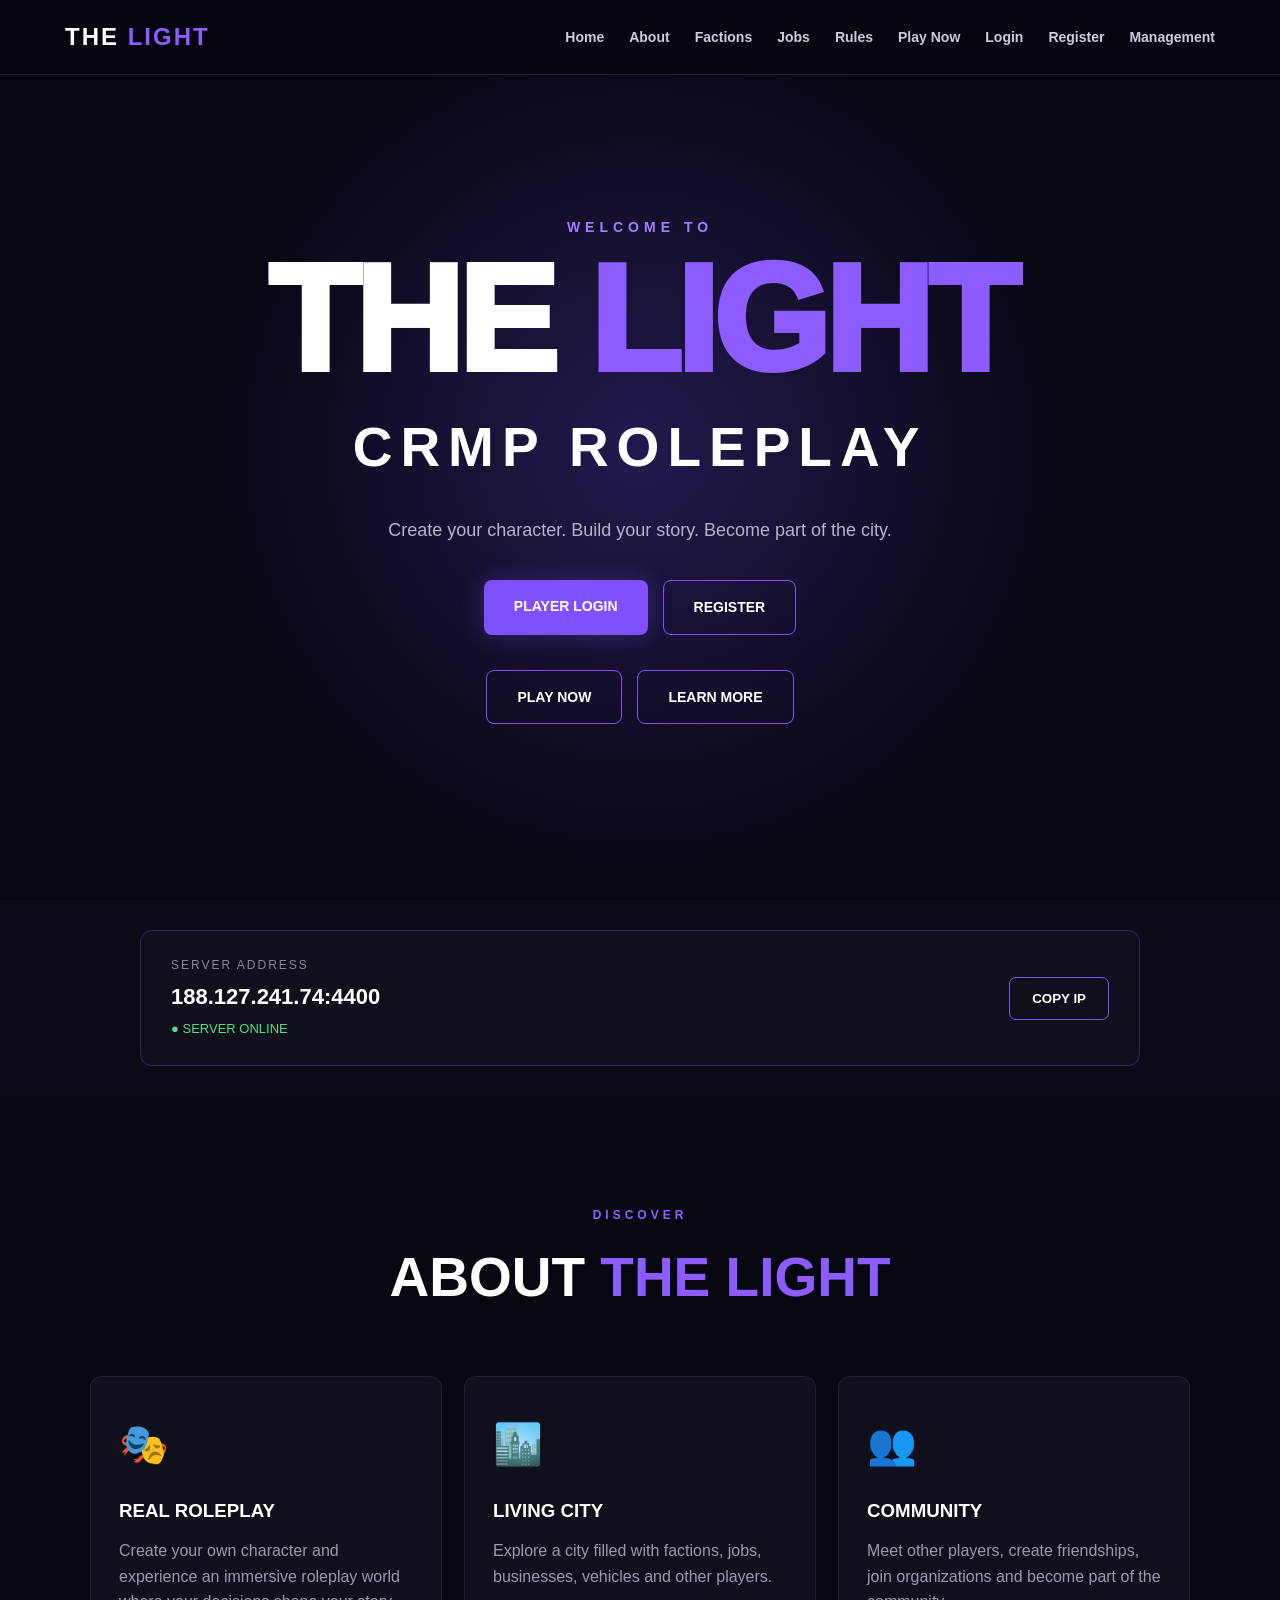
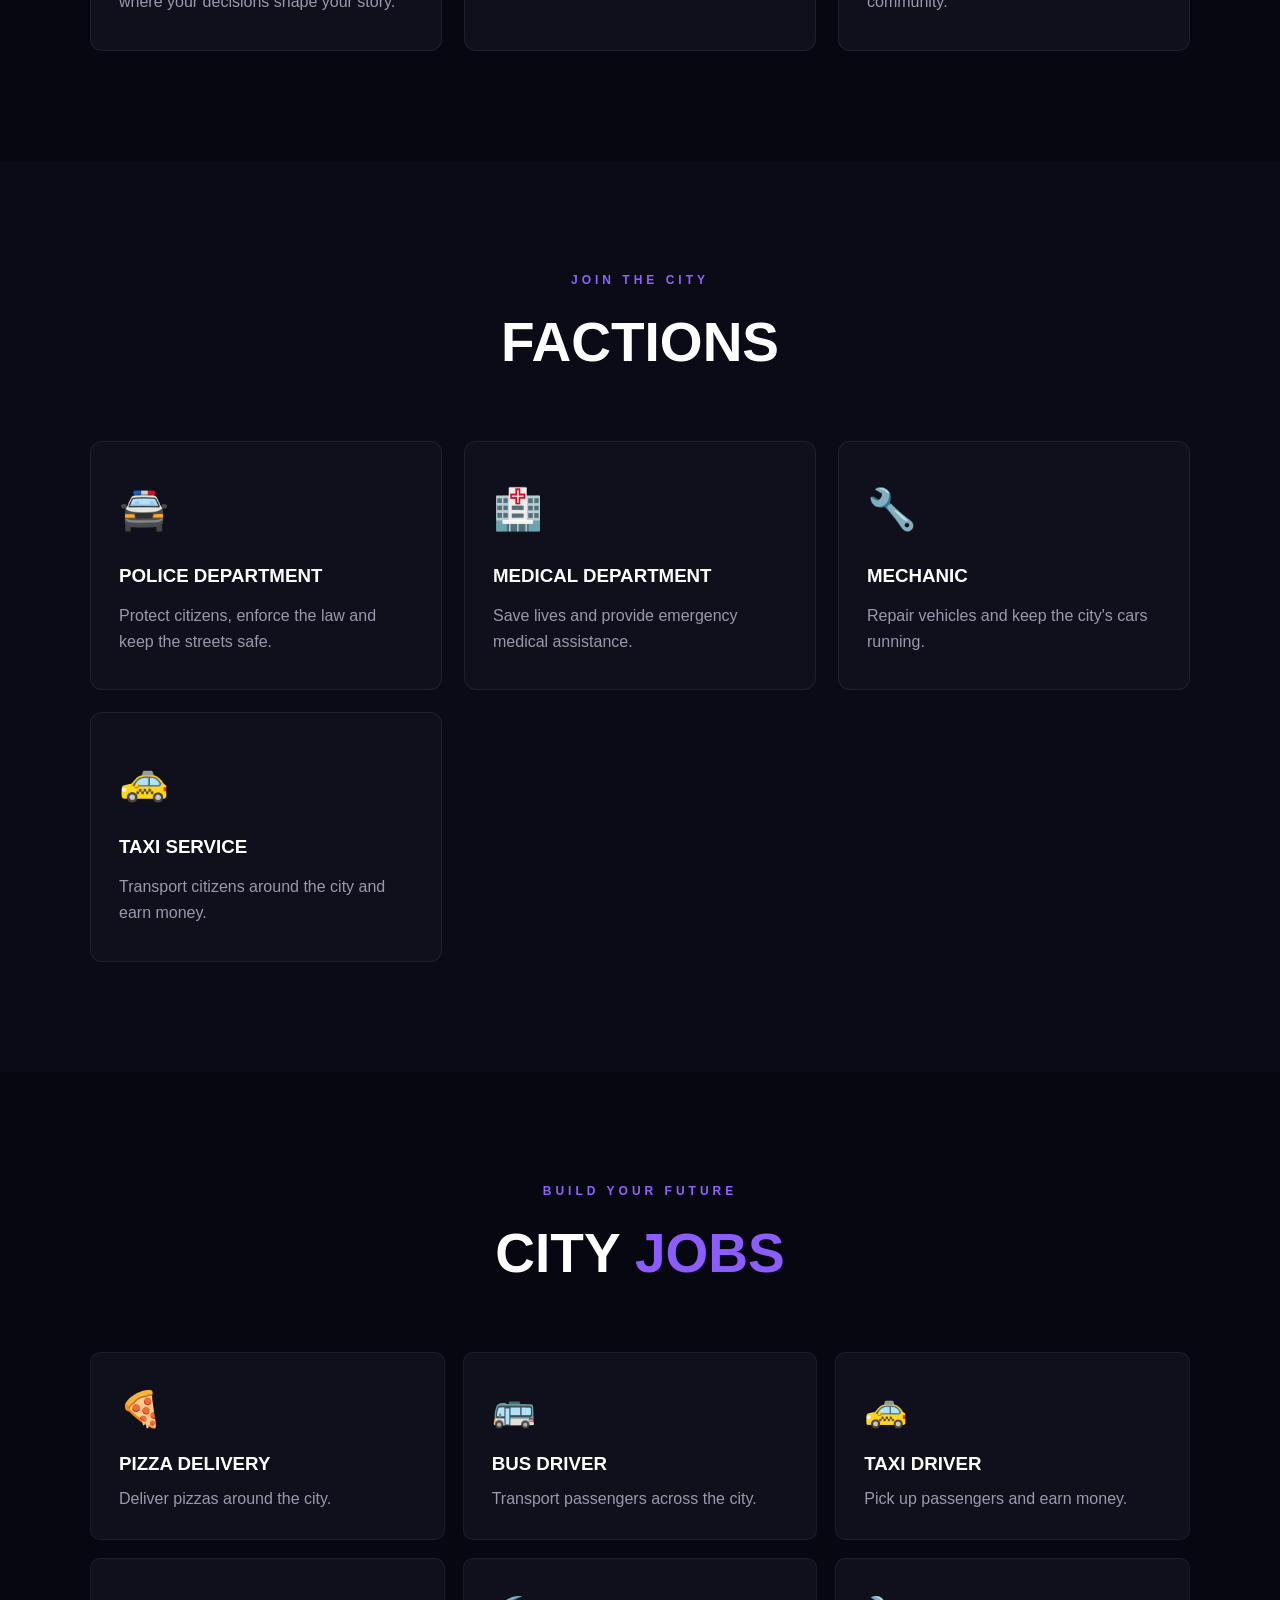
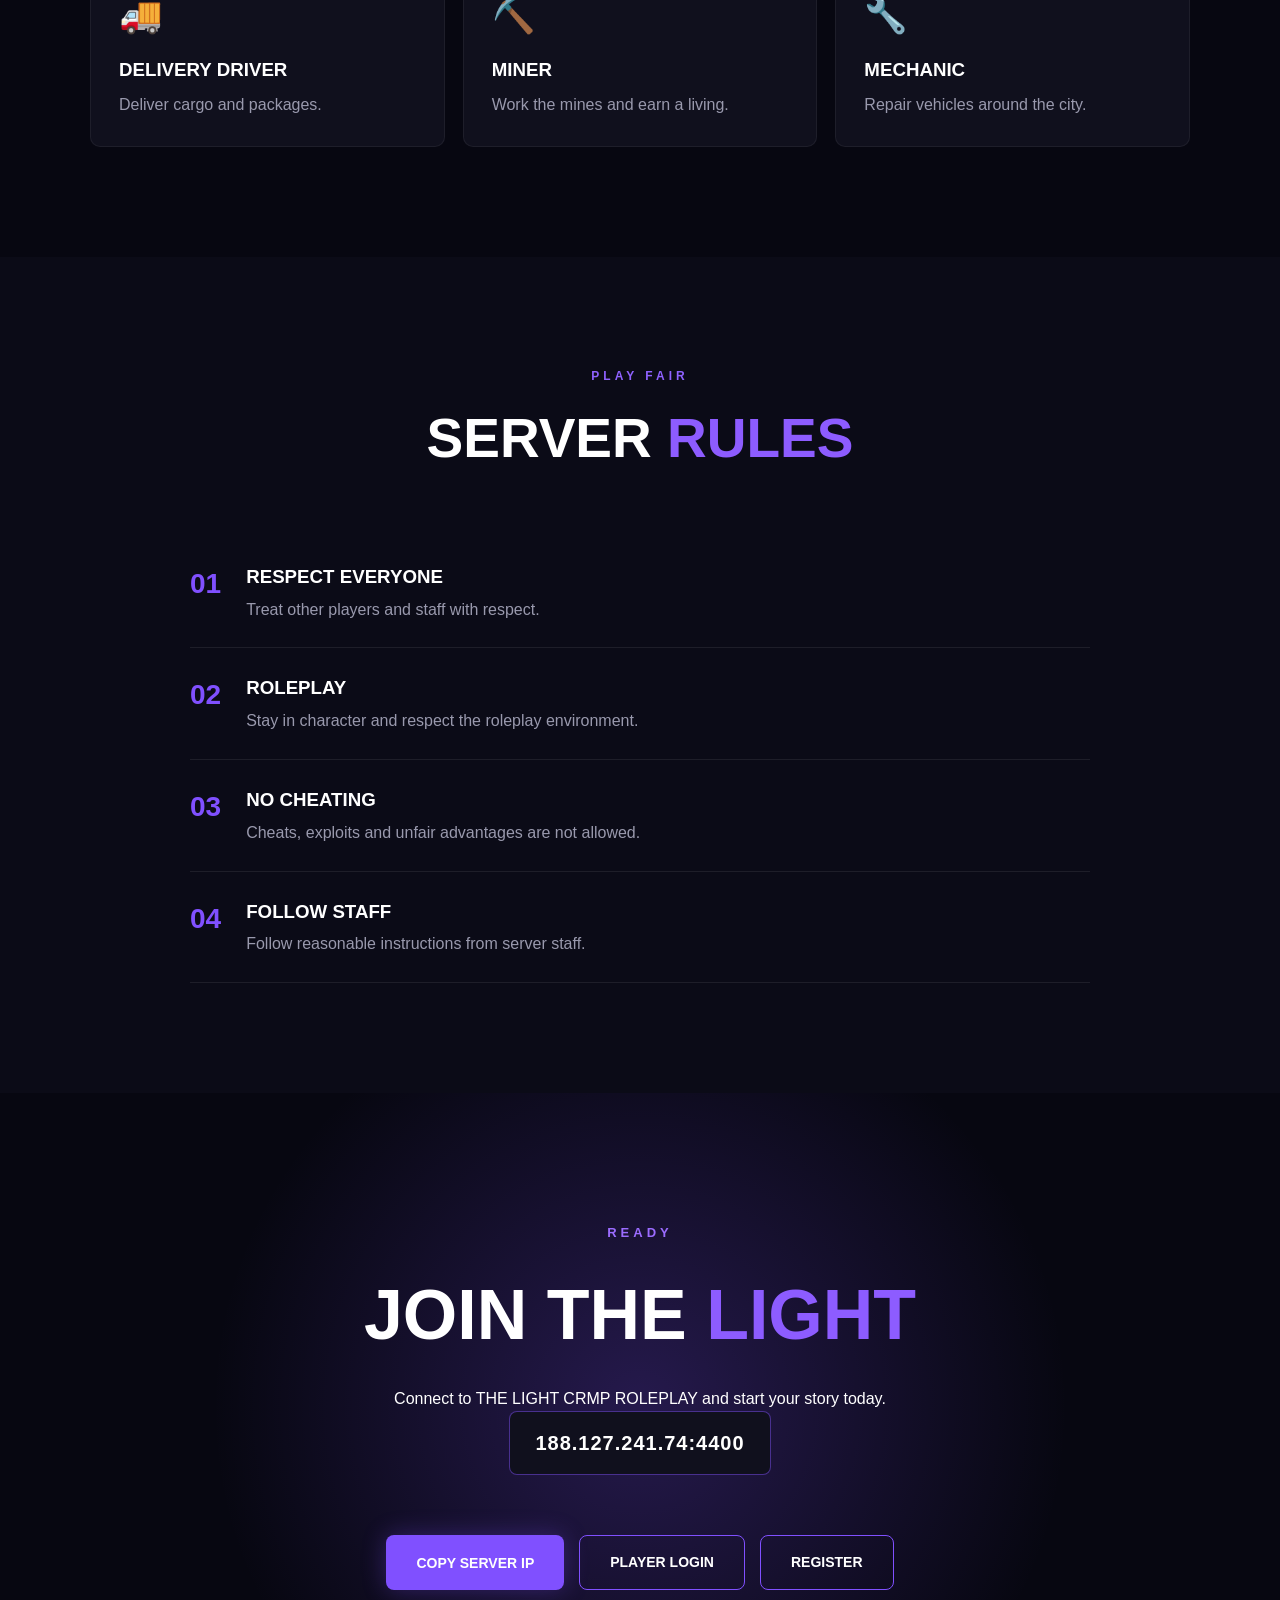
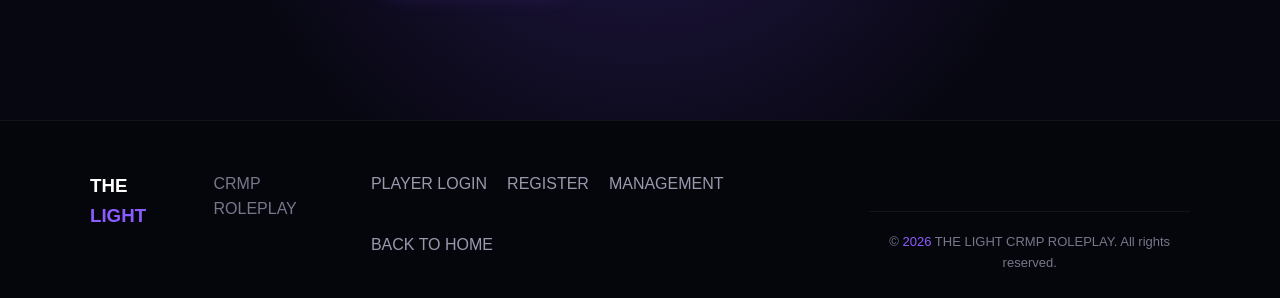
<file: index.html>
<!DOCTYPE html>
<html lang="en">
<head>

    <meta charset="UTF-8">

    <meta
        name="viewport"
        content="width=device-width, initial-scale=1.0"
    >

    <title>THE LIGHT | CRMP ROLEPLAY</title>

    <meta
        name="description"
        content="THE LIGHT CRMP ROLEPLAY Official Website"
    >

    <link rel="stylesheet" href="./style.css">

</head>

<body>


    <!-- ================= NAVIGATION ================= -->

    <header class="navbar">

        <div class="nav-container">

            <a href="#home" class="logo">
                THE <span>LIGHT</span>
            </a>


            <nav>

                <a href="#home">
                    Home
                </a>

                <a href="#about">
                    About
                </a>

                <a href="#factions">
                    Factions
                </a>

                <a href="#jobs">
                    Jobs
                </a>

                <a href="#rules">
                    Rules
                </a>

                <a href="#play">
                    Play Now
                </a>


                <!-- PLAYER ACCOUNT -->

                <a href="./login.html">
                    Login
                </a>

                <a href="./register.html">
                    Register
                </a>


                <!-- MANAGEMENT -->

                <a href="./management.html">
                    Management
                </a>

            </nav>

        </div>

    </header>



    <!-- ================= HOME ================= -->

    <section id="home" class="hero">

        <div class="hero-content">

            <p class="hero-small">
                WELCOME TO
            </p>

            <h1>
                THE <span>LIGHT</span>
            </h1>

            <h2>
                CRMP ROLEPLAY
            </h2>

            <p class="hero-text">
                Create your character.
                Build your story.
                Become part of the city.
            </p>


            <!-- LOGIN / REGISTER FIRST -->

            <div class="hero-buttons">

                <a
                    href="./login.html"
                    class="btn primary-btn"
                >
                    PLAYER LOGIN
                </a>

                <a
                    href="./register.html"
                    class="btn secondary-btn"
                >
                    REGISTER
                </a>

            </div>


            <div class="hero-buttons">

                <a
                    href="#play"
                    class="btn secondary-btn"
                >
                    PLAY NOW
                </a>

                <a
                    href="#about"
                    class="btn secondary-btn"
                >
                    LEARN MORE
                </a>

            </div>

        </div>

    </section>



    <!-- ================= SERVER ================= -->

    <section class="server-section">

        <div class="server-card">

            <div>

                <p class="server-label">
                    SERVER ADDRESS
                </p>

                <h3 id="serverIP">
                    188.127.241.74:4400
                </h3>

                <p class="online">
                    ● SERVER ONLINE
                </p>

            </div>


            <button
                class="copy-btn"
                id="copyIPButton"
            >
                COPY IP
            </button>

        </div>

    </section>



    <!-- ================= ABOUT ================= -->

    <section id="about" class="section">

        <div class="section-title">

            <p>
                DISCOVER
            </p>

            <h2>
                ABOUT <span>THE LIGHT</span>
            </h2>

        </div>


        <div class="cards">

            <div class="info-card">

                <div class="card-icon">
                    🎭
                </div>

                <h3>
                    REAL ROLEPLAY
                </h3>

                <p>
                    Create your own character and
                    experience an immersive roleplay
                    world where your decisions shape
                    your story.
                </p>

            </div>


            <div class="info-card">

                <div class="card-icon">
                    🏙️
                </div>

                <h3>
                    LIVING CITY
                </h3>

                <p>
                    Explore a city filled with factions,
                    jobs, businesses, vehicles and
                    other players.
                </p>

            </div>


            <div class="info-card">

                <div class="card-icon">
                    👥
                </div>

                <h3>
                    COMMUNITY
                </h3>

                <p>
                    Meet other players, create
                    friendships, join organizations
                    and become part of the community.
                </p>

            </div>

        </div>

    </section>



    <!-- ================= FACTIONS ================= -->

    <section
        id="factions"
        class="section dark-section"
    >

        <div class="section-title">

            <p>
                JOIN THE CITY
            </p>

            <h2>
                FACTIONS
            </h2>

        </div>


        <div class="cards">

            <div class="feature-card">

                <div class="feature-icon">
                    🚔
                </div>

                <h3>
                    POLICE DEPARTMENT
                </h3>

                <p>
                    Protect citizens, enforce the law
                    and keep the streets safe.
                </p>

            </div>


            <div class="feature-card">

                <div class="feature-icon">
                    🏥
                </div>

                <h3>
                    MEDICAL DEPARTMENT
                </h3>

                <p>
                    Save lives and provide emergency
                    medical assistance.
                </p>

            </div>


            <div class="feature-card">

                <div class="feature-icon">
                    🔧
                </div>

                <h3>
                    MECHANIC
                </h3>

                <p>
                    Repair vehicles and keep the city's
                    cars running.
                </p>

            </div>


            <div class="feature-card">

                <div class="feature-icon">
                    🚕
                </div>

                <h3>
                    TAXI SERVICE
                </h3>

                <p>
                    Transport citizens around the city
                    and earn money.
                </p>

            </div>

        </div>

    </section>



    <!-- ================= JOBS ================= -->

    <section id="jobs" class="section">

        <div class="section-title">

            <p>
                BUILD YOUR FUTURE
            </p>

            <h2>
                CITY <span>JOBS</span>
            </h2>

        </div>


        <div class="jobs-grid">

            <div class="job-card">
                <span>🍕</span>

                <h3>
                    PIZZA DELIVERY
                </h3>

                <p>
                    Deliver pizzas around the city.
                </p>
            </div>


            <div class="job-card">
                <span>🚌</span>

                <h3>
                    BUS DRIVER
                </h3>

                <p>
                    Transport passengers across the city.
                </p>
            </div>


            <div class="job-card">
                <span>🚕</span>

                <h3>
                    TAXI DRIVER
                </h3>

                <p>
                    Pick up passengers and earn money.
                </p>
            </div>


            <div class="job-card">
                <span>🚚</span>

                <h3>
                    DELIVERY DRIVER
                </h3>

                <p>
                    Deliver cargo and packages.
                </p>
            </div>


            <div class="job-card">
                <span>⛏️</span>

                <h3>
                    MINER
                </h3>

                <p>
                    Work the mines and earn a living.
                </p>
            </div>


            <div class="job-card">
                <span>🔧</span>

                <h3>
                    MECHANIC
                </h3>

                <p>
                    Repair vehicles around the city.
                </p>
            </div>

        </div>

    </section>



    <!-- ================= RULES ================= -->

    <section
        id="rules"
        class="section dark-section"
    >

        <div class="section-title">

            <p>
                PLAY FAIR
            </p>

            <h2>
                SERVER <span>RULES</span>
            </h2>

        </div>


        <div class="rules-box">

            <div class="rule">

                <strong>
                    01
                </strong>

                <div>

                    <h3>
                        RESPECT EVERYONE
                    </h3>

                    <p>
                        Treat other players and staff
                        with respect.
                    </p>

                </div>

            </div>


            <div class="rule">

                <strong>
                    02
                </strong>

                <div>

                    <h3>
                        ROLEPLAY
                    </h3>

                    <p>
                        Stay in character and respect
                        the roleplay environment.
                    </p>

                </div>

            </div>


            <div class="rule">

                <strong>
                    03
                </strong>

                <div>

                    <h3>
                        NO CHEATING
                    </h3>

                    <p>
                        Cheats, exploits and unfair
                        advantages are not allowed.
                    </p>

                </div>

            </div>


            <div class="rule">

                <strong>
                    04
                </strong>

                <div>

                    <h3>
                        FOLLOW STAFF
                    </h3>

                    <p>
                        Follow reasonable instructions
                        from server staff.
                    </p>

                </div>

            </div>

        </div>

    </section>



    <!-- ================= PLAY NOW ================= -->

    <section
        id="play"
        class="play-section"
    >

        <div class="play-content">

            <p>
                READY
            </p>

            <h2>
                JOIN THE <span>LIGHT</span>
            </h2>

            <p>
                Connect to THE LIGHT CRMP ROLEPLAY
                and start your story today.
            </p>


            <div class="big-ip">
                188.127.241.74:4400
            </div>


            <div class="hero-buttons">

                <button
                    class="btn primary-btn"
                    id="copyIPButton2"
                >
                    COPY SERVER IP
                </button>


                <a
                    href="./login.html"
                    class="btn secondary-btn"
                >
                    PLAYER LOGIN
                </a>


                <a
                    href="./register.html"
                    class="btn secondary-btn"
                >
                    REGISTER
                </a>

            </div>

        </div>

    </section>



    <!-- ================= FOOTER ================= -->

    <footer class="footer">

        <div class="footer-content">

            <h3>
                THE <span>LIGHT</span>
            </h3>

            <p>
                CRMP ROLEPLAY
            </p>


            <div class="footer-links">

                <a href="./login.html">
                    PLAYER LOGIN
                </a>

                <a href="./register.html">
                    REGISTER
                </a>

                <a href="./management.html">
                    MANAGEMENT
                </a>

                <a href="#home">
                    BACK TO HOME
                </a>

            </div>


            <p class="copyright">

                ©
                <span id="currentYear"></span>

                THE LIGHT CRMP ROLEPLAY.

                All rights reserved.

            </p>

        </div>

    </footer>



    <!-- ================= JAVASCRIPT ================= -->

    <script src="./script.js"></script>

</body>
  </html>
</file>
<file: style.css>
/* ========================================
   THE LIGHT | CRMP ROLEPLAY
   MAIN WEBSITE CSS
======================================== */


/* ================= RESET ================= */

* {
    margin: 0;
    padding: 0;
    box-sizing: border-box;
}


html {
    scroll-behavior: smooth;
}


body {
    font-family: Arial, Helvetica, sans-serif;

    background: #070711;

    color: #ffffff;

    line-height: 1.6;
}


a {
    text-decoration: none;
    color: inherit;
}


button {
    font-family: inherit;
}


/* ================= NAVIGATION ================= */

.navbar {
    position: fixed;

    top: 0;
    left: 0;

    width: 100%;

    z-index: 1000;

    background: rgba(7, 7, 17, 0.92);

    border-bottom: 1px solid rgba(120, 80, 255, 0.2);

    backdrop-filter: blur(12px);
}


.nav-container {
    max-width: 1200px;

    margin: auto;

    padding: 18px 25px;

    display: flex;

    align-items: center;

    justify-content: space-between;
}


.logo {
    font-size: 24px;

    font-weight: 900;

    letter-spacing: 2px;
}


.logo span,
h1 span,
h2 span,
.footer-content span {
    color: #8d5cff;
}


nav {
    display: flex;

    gap: 25px;
}


nav a {
    font-size: 14px;

    font-weight: bold;

    color: #ccccdd;

    transition: 0.3s;
}


nav a:hover {
    color: #9a6cff;
}


/* ================= HERO ================= */

.hero {
    min-height: 100vh;

    display: flex;

    align-items: center;

    justify-content: center;

    text-align: center;

    padding: 120px 20px 80px;

    background:
        radial-gradient(
            circle at center,
            rgba(101, 65, 220, 0.3),
            transparent 55%
        ),
        #070711;
}


.hero-content {
    max-width: 850px;
}


.hero-small {
    color: #a67cff;

    font-size: 14px;

    font-weight: bold;

    letter-spacing: 5px;

    margin-bottom: 15px;
}


.hero h1 {
    font-size: clamp(65px, 13vw, 150px);

    line-height: 0.9;

    font-weight: 1000;

    letter-spacing: -5px;
}


.hero h2 {
    margin-top: 15px;

    font-size: clamp(25px, 5vw, 55px);

    letter-spacing: 8px;
}


.hero-text {
    max-width: 600px;

    margin: 25px auto;

    color: #b5b5c8;

    font-size: 18px;
}


.hero-buttons {
    margin-top: 35px;

    display: flex;

    justify-content: center;

    gap: 15px;

    flex-wrap: wrap;
}


/* ================= BUTTONS ================= */

.btn {
    display: inline-block;

    padding: 15px 30px;

    border-radius: 8px;

    font-weight: bold;

    font-size: 14px;

    border: none;

    cursor: pointer;

    transition: 0.3s;
}


.primary-btn {
    background: #8050ff;

    color: #ffffff;

    box-shadow:
        0 0 25px rgba(128, 80, 255, 0.3);
}


.primary-btn:hover {
    transform: translateY(-3px);

    box-shadow:
        0 10px 35px rgba(128, 80, 255, 0.5);
}


.secondary-btn {
    border: 1px solid #8050ff;

    color: #ffffff;
}


.secondary-btn:hover {
    background: #8050ff;
}


/* ================= SERVER ================= */

.server-section {
    padding: 30px 20px;

    background: #0b0b17;
}


.server-card {
    max-width: 1000px;

    margin: auto;

    padding: 25px 30px;

    display: flex;

    align-items: center;

    justify-content: space-between;

    gap: 20px;

    border: 1px solid rgba(128, 80, 255, 0.3);

    border-radius: 12px;

    background: #10101d;
}


.server-label {
    font-size: 12px;

    color: #88889c;

    letter-spacing: 2px;
}


.server-card h3 {
    margin-top: 4px;

    font-size: 22px;
}


.online {
    margin-top: 5px;

    color: #50e080;

    font-size: 13px;
}


.copy-btn {
    padding: 13px 22px;

    border: 1px solid #8050ff;

    border-radius: 7px;

    background: transparent;

    color: #ffffff;

    font-weight: bold;

    cursor: pointer;

    transition: 0.3s;
}


.copy-btn:hover {
    background: #8050ff;
}


/* ================= SECTIONS ================= */

.section {
    padding: 110px 20px;

    max-width: 1200px;

    margin: auto;
}


.dark-section {
    max-width: none;

    background: #0b0b17;

    padding-left: 20px;

    padding-right: 20px;
}


.section-title {
    text-align: center;

    margin-bottom: 55px;
}


.section-title p {
    color: #8f62ff;

    font-size: 12px;

    font-weight: bold;

    letter-spacing: 4px;

    margin-bottom: 8px;
}


.section-title h2 {
    font-size: clamp(35px, 6vw, 55px);
}


/* ================= CARDS ================= */

.cards {
    max-width: 1100px;

    margin: auto;

    display: grid;

    grid-template-columns:
        repeat(3, 1fr);

    gap: 22px;
}


.info-card,
.feature-card {
    padding: 35px 28px;

    background: #10101d;

    border:
        1px solid
        rgba(255, 255, 255, 0.07);

    border-radius: 12px;

    transition: 0.3s;
}


.info-card:hover,
.feature-card:hover {
    transform: translateY(-7px);

    border-color:
        rgba(128, 80, 255, 0.6);

    box-shadow:
        0 15px 40px rgba(0, 0, 0, 0.3);
}


.card-icon,
.feature-icon {
    font-size: 40px;

    margin-bottom: 20px;
}


.info-card h3,
.feature-card h3 {
    margin-bottom: 12px;
}


.info-card p,
.feature-card p {
    color: #9999ad;
}


/* ================= JOBS ================= */

.jobs-grid {
    max-width: 1100px;

    margin: auto;

    display: grid;

    grid-template-columns:
        repeat(3, 1fr);

    gap: 18px;
}


.job-card {
    padding: 28px;

    background: #10101d;

    border:
        1px solid
        rgba(255, 255, 255, 0.06);

    border-radius: 10px;

    transition: 0.3s;
}


.job-card:hover {
    border-color: #8050ff;

    transform: translateY(-5px);
}


.job-card span {
    font-size: 35px;
}


.job-card h3 {
    margin: 12px 0 7px;
}


.job-card p {
    color: #9999ad;
}


/* ================= RULES ================= */

.rules-box {
    max-width: 900px;

    margin: auto;
}


.rule {
    display: flex;

    gap: 25px;

    padding: 25px 0;

    border-bottom:
        1px solid
        rgba(255, 255, 255, 0.08);
}


.rule strong {
    font-size: 28px;

    color: #8050ff;
}


.rule h3 {
    margin-bottom: 5px;
}


.rule p {
    color: #9999ad;
}


/* ================= PLAY ================= */

.play-section {
    padding: 130px 20px;

    text-align: center;

    background:
        radial-gradient(
            circle at center,
            rgba(128, 80, 255, 0.25),
            transparent 60%
        ),
        #070711;
}


.play-content {
    max-width: 800px;

    margin: auto;
}


.play-content > p:first-child {
    color: #9b6cff;

    letter-spacing: 4px;

    font-size: 13px;

    font-weight: bold;
}


.play-content h2 {
    margin: 15px 0;

    font-size: clamp(40px, 7vw, 70px);
}


.play-text {
    color: #aaaabc;

    margin-bottom: 30px;
}


.big-ip {
    display: inline-block;

    margin-bottom: 25px;

    padding: 15px 25px;

    border:
        1px solid
        rgba(128, 80, 255, 0.5);

    border-radius: 8px;

    background: #10101d;

    font-size: 20px;

    font-weight: bold;

    letter-spacing: 1px;
}


/* ================= FOOTER ================= */

footer {
    padding: 50px 20px 25px;

    background: #05050c;

    border-top:
        1px solid
        rgba(255, 255, 255, 0.06);
}


.footer-content {
    max-width: 1100px;

    margin: auto;

    display: flex;

    justify-content: space-between;

    gap: 30px;
}


.footer-content h2 {
    font-size: 25px;
}


.footer-content p {
    color: #77778b;
}


.footer-links {
    display: flex;

    gap: 20px;

    flex-wrap: wrap;
}


.footer-links a {
    color: #9999ad;

    transition: 0.3s;
}


.footer-links a:hover {
    color: #9a6cff;
}


.copyright {
    max-width: 1100px;

    margin: 40px auto 0;

    padding-top: 20px;

    border-top:
        1px solid
        rgba(255, 255, 255, 0.06);

    text-align: center;

    color: #666679;

    font-size: 13px;
}


/* ================= MOBILE ================= */

@media (max-width: 800px) {

    .nav-container {
        flex-direction: column;

        gap: 15px;
    }


    nav {
        gap: 14px;

        flex-wrap: wrap;

        justify-content: center;
    }


    nav a {
        font-size: 12px;
    }


    .hero h1 {
        letter-spacing: -3px;
    }


    .server-card {
        flex-direction: column;

        text-align: center;
    }


    .cards,
    .jobs-grid {
        grid-template-columns: 1fr;
    }


    .footer-content {
        flex-direction: column;

        text-align: center;

        align-items: center;
    }


    .footer-links {
        justify-content: center;
    }

}
</file>
